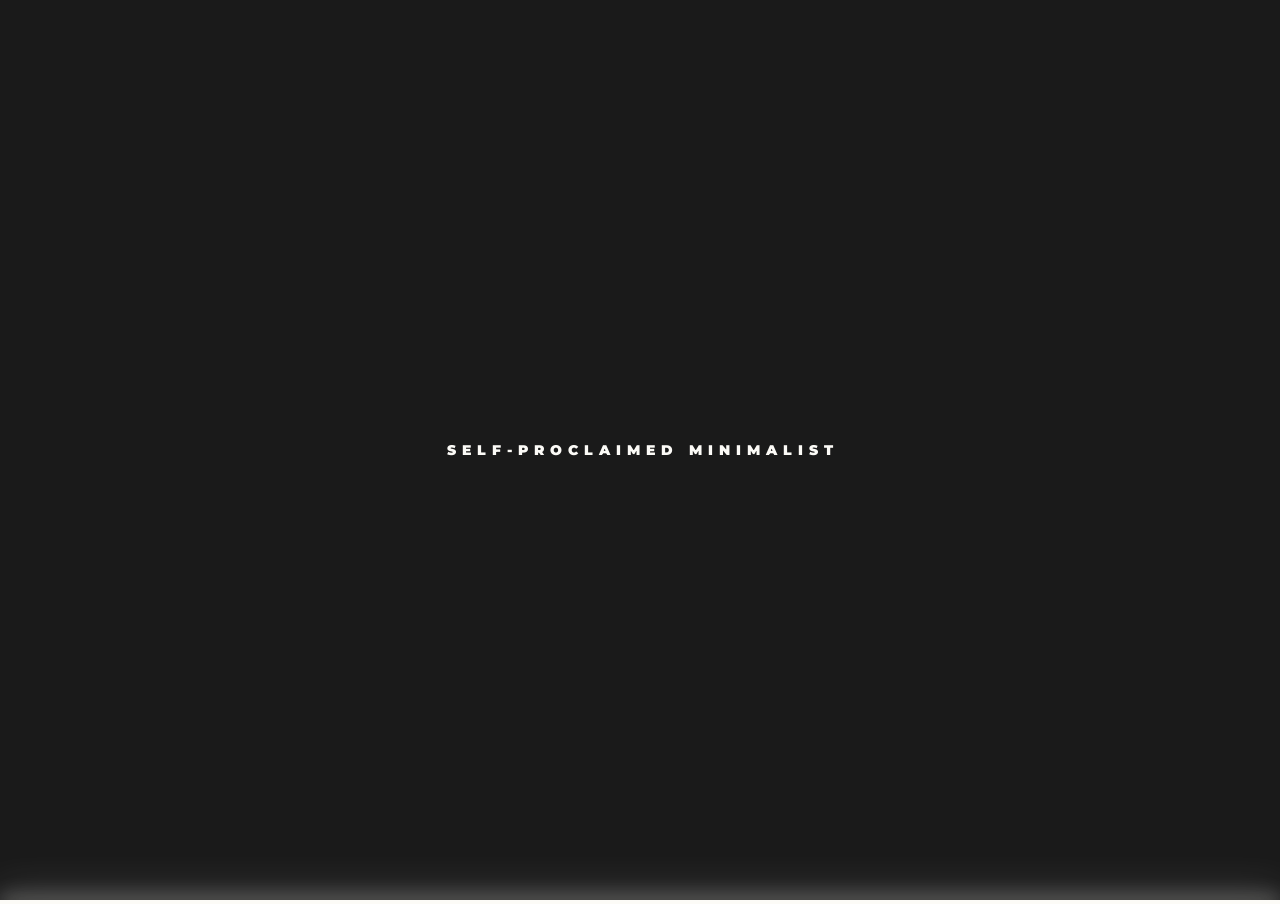
<file: SLIDEMATCH/index.html>
<!DOCTYPE html>
<html lang="ja">
<head>
    <meta charset="UTF-8">
    <meta name="viewport" content="width=device-width, initial-scale=1.0, maximum-scale=1.0, user-scalable=no">
    <title>SLIDE MATCH</title>
    
    <!-- External Fonts -->
    <link rel="preconnect" href="https://fonts.googleapis.com">
    <link rel="preconnect" href="https://fonts.gstatic.com" crossorigin>
    <link href="https://fonts.googleapis.com/css2?family=Montserrat:wght=800;900&family=Noto+Sans+JP:wght=700;900&display=swap" rel="stylesheet">
    
    <!-- Modular Stylesheets -->
    <link rel="stylesheet" href="css/variables.css">
    <link rel="stylesheet" href="css/base.css">
    <link rel="stylesheet" href="css/components.css">
    <link rel="stylesheet" href="css/screens.css">
    <link rel="stylesheet" href="css/board.css">
    <link rel="stylesheet" href="css/cards.css">
    <link rel="stylesheet" href="css/modals.css">
</head>
<body>

    <!-- Splash Screen -->
    <div id="splashScreen" class="screen active">
        <div class="shutter top"></div>
        <div class="shutter bottom"></div>
        <div class="scan-line"></div>
        <div class="splash-text-container">
            <div class="splash-text">Self-proclaimed minimalist</div>
        </div>
    </div>

    <!-- Main Home Screen -->
    <div id="homeScreen" class="screen">
        <div class="home-header" id="homeHeader">
            <button id="modSettingsOpenBtn" onclick="toggleModModal(true)">EX pack</button>
        </div>

        <div class="logo-container" id="logoContainer">
            <h1 class="logo-main">SLIDE<br>MATCH</h1>
            <span class="logo-sub"> pazzle & card </span>
        </div>
<div class="menu-buttons" id="menuButtons">
    <button class="primary" onclick="startGame('CPU')">VS CPU</button>
    <button class="primary" onclick="startGame('PVP')">2 PLAYERS</button>
    <a href="about.html" style="text-decoration: none;">
        <button>HOW TO PLAY / ABOUT</button>
    </a>
    <button onclick="toggleModal(true)">SETTINGS</button>

    <div
        class="home-copyright"
        aria-label="Copyright"
    >
        ©self-proclaimed minimalist
    </div>
</div>
    </div>

    <!-- Active Gameplay Screen -->
    <div id="gameScreen" class="screen">
        <div class="game-layout">
            <div class="game-header">
                <button onclick="backToHome()">LEAVE</button>
                <div class="score-board">
                    <span class="p1-score">P1: <span id="s1">50</span> MOVES / <span id="b1">32</span> BLKS</span>
                    <span class="p2-score"><span id="p2Label">P2</span>: <span id="s2">50</span> MOVES / <span id="b2">32</span> BLKS</span>
                </div>
                <button onclick="toggleModal(true)">MENU</button>
            </div>
            
            <div class="main-play-area" id="mainPlayArea">
                <div class="board-wrapper">
                    <div class="board" id="board"></div>
                    <div id="status"></div>
                </div>

                <div class="side-hands-container" id="sideHandsContainer">
                    <div class="player-field p2-field" id="p2Field">
                        <div class="field-label" id="p2FieldLabel">P2 HAND (MAX 2)</div>
                        <div class="cards-container" id="p2CardsContainer"></div>
                    </div>

                    <div class="player-field p1-field" id="p1Field">
                        <div class="field-label">P1 HAND (MAX 2)</div>
                        <div class="cards-container" id="p1CardsContainer"></div>
                    </div>
                </div>
            </div>
        </div>
    </div>

    <!-- Settings Modal -->
    <div id="settingsModal" class="modal">
        <div class="modal-content">
            <h2 class="modal-title">SETTINGS</h2>
            <div class="settings-group">
                <div class="setting-item">
                    <label class="setting-label">THEME</label>
                    <select id="colorSelect" onchange="changeColorTheme(this.value)">
                        <option value="modern">Soft Classic</option>
                        <option value="forest">Soft Forest</option>
                        <option value="sakura">Sakura</option>
                        <option value="latte">Cafe Latte</option>
                        <option value="dark">Choco Dark</option>
                        <option value="midnight">Midnight</option>
                    </select>
                </div>
                <div class="setting-item">
                    <label class="setting-label">SE TYPE</label>
                    <select id="seSelect" onchange="changeSeType(this.value)">
                        <option value="modern">Modern</option>
                        <option value="retro">Retro</option>
                        <option value="scifi">Sci-Fi</option>
                        <option value="mechanical">Mechanical</option>
                    </select>
                </div>
                <div class="setting-item">
                    <label class="setting-label">VOLUME</label>
                    <input type="range" id="volumeSlider" class="volume-slider" min="0" max="100" value="50" oninput="changeVolume(this.value)">
                </div>
            </div>
            <button class="primary modal-close-btn" onclick="toggleModal(false)">BACK</button>
        </div>
    </div>

    <!-- Expansion Pack Modal -->
    <div id="modSettingsModal" class="modal">
        <div class="modal-content">
            <h2 class="modal-title">Expansion Pack SELECTION</h2>
            <p class="modal-desc">ゲームに追加したいエキスパンションパックを選択してください。</p>
            
            <div class="mod-list">
                <div class="mod-item">
                    <label class="mod-label">NEW CARD PACK (n)</label>
                    <button id="mod_newcard_btn" class="mod-toggle-item" onclick="toggleModPack('newcard')">NEW CARD: OFF</button>
                </div>
                <div class="mod-item">
                    <label class="mod-label">MINIMUM PACK (m)</label>
                    <button id="mod_min_btn" class="mod-toggle-item" onclick="toggleModPack('min')">MIN PACK: OFF</button>
                </div>
                <div class="mod-item">
                    <label class="mod-label">RiNgO PACK (r)</label>
                    <button id="mod_ringo_btn" class="mod-toggle-item" onclick="toggleModPack('ringo')">RiNgO PACK: OFF</button>
                </div>
                <div class="mod-item">
                    <label class="mod-label mod-label-tantal">TANTAL NEW Geams (t)</label>
                    <button id="mod_tantal_btn" class="mod-toggle-item" onclick="toggleModPack('tantal')">TANTAL NEW Geams: OFF</button>
                </div>
            </div>
            
            <button class="primary modal-close-btn" onclick="toggleModModal(false)">SAVE & CLOSE</button>
        </div>
    </div>

    <!-- Game Over Result Modal -->
    <div id="gameResultModal" class="modal">
        <div class="modal-content text-center">
            <h2 class="modal-title">GAME OVER</h2>
            <div id="winMessage" class="win-message"></div>
            <button class="primary" onclick="closeResultAndGoHome()">RETURN TO MENU</button>
        </div>
    </div>

    <!-- Modular Scripts -->
    <script src="js/cardData.js"></script>
    <script src="js/audio.js"></script>
    <script src="js/themes.js"></script>
    <script src="js/board.js"></script>
    <script src="js/cardEffects.js"></script>
    <script src="js/ai.js"></script>
    <script src="js/ui.js"></script>
    <script src="js/game.js"></script>
    <script src="js/main.js"></script>
</body>
</html>
</file>
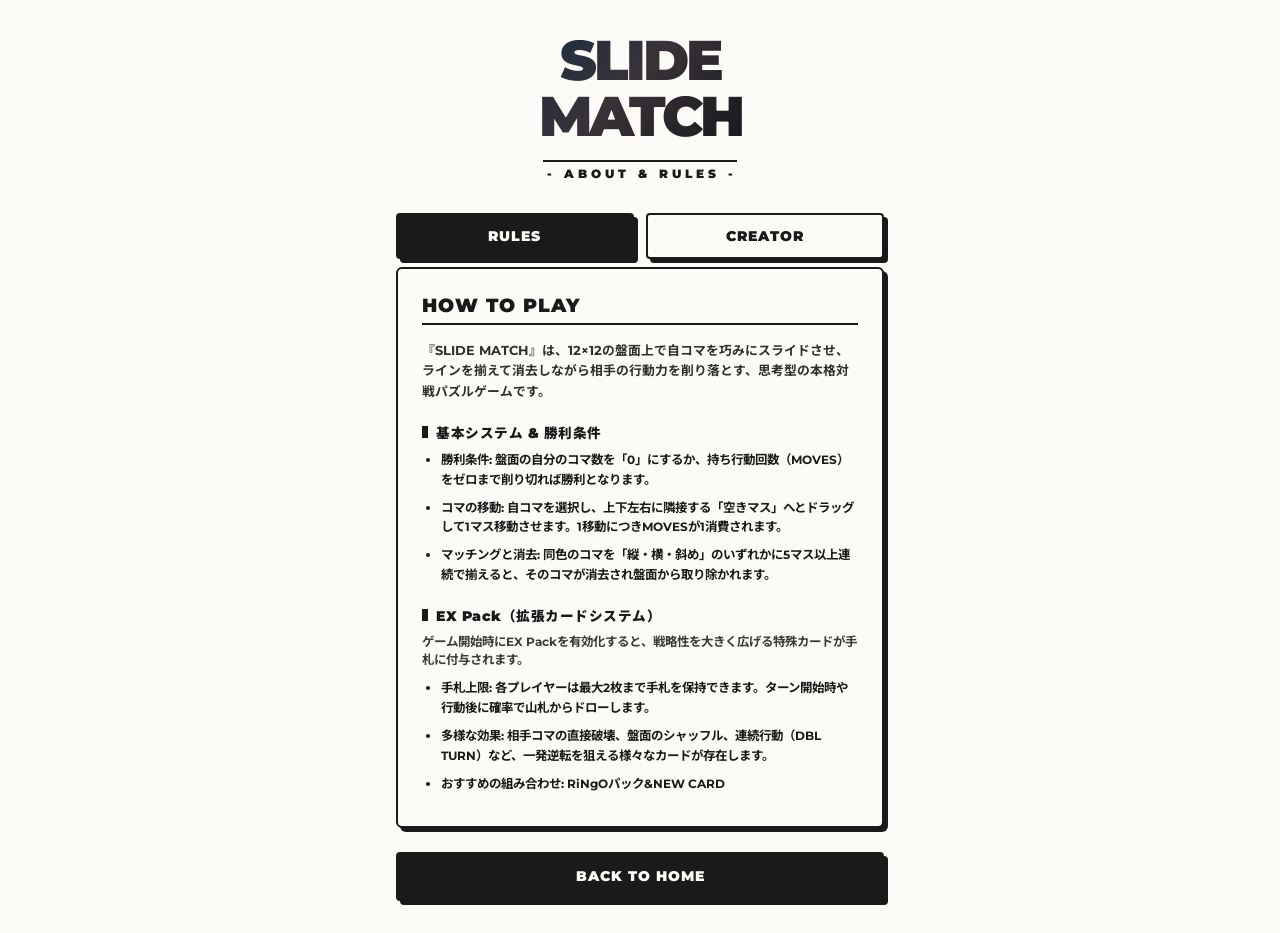
<file: SLIDEMATCH/about.html>
<!DOCTYPE html>
<html lang="ja">
<head>
    <meta charset="UTF-8">
    <meta name="viewport" content="width=device-width, initial-scale=1.0, maximum-scale=1.0, user-scalable=no">
    <title>SLIDE MATCH - About & Rules</title>

    <!-- Google Fonts & 既存スタイルシート -->
    <link rel="preconnect" href="https://fonts.googleapis.com">
    <link rel="preconnect" href="https://fonts.gstatic.com" crossorigin>
    <link href="https://fonts.googleapis.com/css2?family=Montserrat:wght=800;900&family=Noto+Sans+JP:wght=700;900&display=swap" rel="stylesheet">
    <link rel="stylesheet" href="css/variables.css">
    <link rel="stylesheet" href="css/base.css">
    <link rel="stylesheet" href="css/components.css">
    <link rel="stylesheet" href="css/screens.css">
    <link rel="stylesheet" href="css/about.css">
</head>
<body>
    <div class="about-container">
        <!-- ロゴエリア -->
        <header class="logo-container show-instantly">
            <h1 class="logo-main">SLIDE<br>MATCH</h1>
            <span class="logo-sub"> - ABOUT & RULES - </span>
        </header>

        <!-- メニュー切替スイッチ（CSS制御用ラジオボタン） -->
        <input type="radio" id="tab-rules" name="about-tab" class="tab-switch" checked>
        <input type="radio" id="tab-creator" name="about-tab" class="tab-switch">

        <!-- メニューボタン（アクセシビリティに配慮したnav構成） -->
        <nav class="tab-menu" aria-label="コンテンツ切り替え">
            <label for="tab-rules" class="tab-btn">RULES</label>
            <label for="tab-creator" class="tab-btn">CREATOR</label>
        </nav>

        <!-- メインコンテンツ -->
        <main class="about-content">
            <!-- 1. ルール紹介パネル（詳細版） -->
            <section id="panel-rules" class="info-card tab-panel" aria-labelledby="heading-rules">
                <h2 id="heading-rules" class="section-title">HOW TO PLAY</h2>
                <p class="section-lead">
                    『SLIDE MATCH』は、12×12の盤面上で自コマを巧みにスライドさせ、ラインを揃えて消去しながら相手の行動力を削り落とす、思考型の本格対戦パズルゲームです。
                </p>

                <h3 class="sub-title">基本システム & 勝利条件</h3>
                <ul class="rule-list">
                    <li><strong>勝利条件:</strong> 盤面の自分のコマ数を「0」にするか、持ち行動回数（MOVES）をゼロまで削り切れば勝利となります。</li>
                    <li><strong>コマの移動:</strong> 自コマを選択し、上下左右に隣接する「空きマス」へとドラッグして1マス移動させます。1移動につきMOVESが1消費されます。</li>
                    <li><strong>マッチングと消去:</strong> 同色のコマを「縦・横・斜め」のいずれかに5マス以上連続で揃えると、そのコマが消去され盤面から取り除かれます。</li>
                </ul>

                <h3 class="sub-title">EX Pack（拡張カードシステム）</h3>
                <p class="section-text">
                    ゲーム開始時にEX Packを有効化すると、戦略性を大きく広げる特殊カードが手札に付与されます。
                </p>
                <ul class="rule-list">
                    <li><strong>手札上限:</strong> 各プレイヤーは最大2枚まで手札を保持できます。ターン開始時や行動後に確率で山札からドローします。</li>
                    <li><strong>多様な効果:</strong> 相手コマの直接破壊、盤面のシャッフル、連続行動（DBL TURN）など、一発逆転を狙える様々なカードが存在します。</li>
                    <li><strong>おすすめの組み合わせ:</strong> RiNgOパック&NEW CARD</li>
                </ul>
            </section>

            <!-- 2. 製作者紹介パネル（詳細版） -->
            <section id="panel-creator" class="info-card tab-panel" aria-labelledby="heading-creator">
                <h2 id="heading-creator" class="section-title">CREATOR</h2>
                <div class="creator-profile">
                    <p class="creator-name">Self-proclaimed minimalist</p>
                    <p class="creator-tagline">Web / Game Developer & Designer</p>
                    <p class="creator-desc">
                        「無駄を削ぎ落とした美しさと、奥深いゲーム性の融合」をテーマに、Web技術（HTML/CSS/JavaScript）をベースとしたインディーゲームやインタラクティブなWebアプリケーションの企画・開発を行っています。
                    </p>
                    
                    <h3 class="sub-title">開発のこだわり</h3>
                    <p class="creator-desc">
                        デザイン面では、太い輪郭線と強烈なシャドウが特徴的な「ネオブロータリズム（Neo-Brutalism）」のトーンを採用。直感的な操作性と視覚的なインパクトを両立させています。また、外部ライブラリに頼らない軽量で高速なコード設計を重視しています。
                    </p>

                    <h3 class="sub-title">メッセージ</h3>
                    <p class="creator-desc">
                        シンプルながら何度でも遊べるパズル体験を目指して制作しました。各種EX Packの組み合わせによる奥深い戦術をぜひお楽しみください！
                    </p>
                </div>
            </section>

            <!-- ホームに戻るボタン -->
            <a href="index.html" class="button-link">
                <button class="primary">BACK TO HOME</button>
            </a>
        </main>
    </div>
</body>
</html>
</file>
<file: SLIDEMATCH/css/variables.css>
/* Design Tokens & Theme Variables */
:root {
    --bg-color: #fcfbf7;       
    --text-color: #1a1a1a;     
    --board-color: #1a1a1a;    
    --empty-color: #f3f0e8;    
    --target-hover: #e8e3d5;
    --btn-bg: #fcfbf7;
    --btn-text: #1a1a1a;
    
    --p1-color: #4a7bb0;       
    --p2-color: #ce6a6a;       
    
    --corporate-font: "Montserrat", "Noto Sans JP", sans-serif;
    --raw-shadow: 4px 4px 0px #1a1a1a; 
    --card-shadow: 3px 3px 0px #1a1a1a;
}
</file>
<file: SLIDEMATCH/css/base.css>
/* Base Styles & Global Resets */
*, *::before, *::after {
    box-sizing: border-box;
}

body {
    font-family: var(--corporate-font);
    background-color: var(--bg-color);
    color: var(--text-color);
    display: flex;
    flex-direction: column;
    align-items: center;
    justify-content: center;
    min-height: 100vh;
    margin: 0;
    overflow: hidden;
    user-select: none;
    -webkit-user-select: none;
    touch-action: none;
}
</file>
<file: SLIDEMATCH/css/components.css>
/* Reusable Component UI Elements */
button, select {
    font-family: var(--corporate-font);
    padding: 0.9rem 1.2rem;
    border: 2px solid var(--text-color);
    border-radius: 4px; 
    background-color: var(--btn-bg);
    color: var(--btn-text);
    cursor: pointer;
    font-weight: 900;
    font-size: 0.85rem;
    letter-spacing: 1px;
    box-shadow: var(--raw-shadow);
    transition: transform 0.05s, box-shadow 0.05s;
    width: 100%;
    -webkit-appearance: none;
    -moz-appearance: none;
    appearance: none;
}

select {
    background-image: url("data:image/svg+xml;utf8,<svg xmlns='http://www.w3.org/2000/svg' width='24' height='24' viewBox='0 0 24 24' fill='none' stroke='%231a1a1a' stroke-width='3' stroke-linecap='square' stroke-linejoin='miter'><polyline points='6 9 12 15 18 9'></polyline></svg>");
    background-repeat: no-repeat;
    background-position: right 1rem center;
    background-size: 14px;
    padding-right: 2.5rem;
}

button:active, select:active {
    transform: translate(3px, 3px);
    box-shadow: 1px 1px 0px var(--text-color);
}

button.primary {
    background-color: var(--text-color);
    color: var(--bg-color);
}

button.mod-toggle-item {
    background-color: #fcfbf7;
    color: var(--text-color);
    border-color: var(--text-color);
    transition: background-color 0.15s, color 0.15s;
    padding: 0.7rem 1rem;
    font-size: 0.8rem;
}

button.mod-toggle-item.enabled {
    background-color: #ce6a6a;
    color: #fcfbf7;
}

.volume-slider {
    flex: 1;
    accent-color: var(--text-color);
    cursor: pointer;
    height: 8px;
    border: 2px solid var(--text-color);
    background: var(--empty-color);
    -webkit-appearance: none;
}

.volume-slider::-webkit-slider-thumb {
    -webkit-appearance: none;
    background: var(--text-color);
    width: 16px;
    height: 16px;
    border-radius: 0;
}
</file>
<file: SLIDEMATCH/css/screens.css>
/* Full-screen Layouts and Splash Animations */
.screen {
    display: none;
    flex-direction: column;
    align-items: center;
    justify-content: center;
    width: 100%;
    height: 100vh;
    position: absolute;
    top: 0; left: 0;
    padding: 20px;
}
.screen.active { display: flex; }

#splashScreen {
    z-index: 1000;
    background-color: transparent;
    pointer-events: none;
}
#splashScreen.hide-instantly { display: none !important; }

.shutter {
    position: absolute;
    left: 0;
    width: 100%;
    height: 50.5vh;
    background-color: var(--text-color);
    transition: transform 1.2s cubic-bezier(0.85, 0, 0.15, 1);
    z-index: 1005;
}
.shutter.top { top: 0; }
.shutter.bottom { bottom: 0; }

#splashScreen.open-shutter .shutter.top { transform: translateY(-100%); }
#splashScreen.open-shutter .shutter.bottom { transform: translateY(100%); }

.scan-line {
    position: absolute;
    top: 0; left: 0; width: 100%; height: 4px;
    background: var(--bg-color);
    box-shadow: 0 0 20px var(--bg-color), 0 0 40px var(--bg-color);
    z-index: 1020;
    opacity: 0;
    transform: translateY(-10px);
    transition: transform 1.6s cubic-bezier(0.4, 0, 0.2, 1), opacity 0.3s;
}
#splashScreen.scanning .scan-line { opacity: 0.9; transform: translateY(100vh); }

.splash-text-container {
    position: absolute;
    top: 50%; left: 50%;
    transform: translate(-50%, -50%);
    z-index: 1010; text-align: center; width: 100%;
}
.splash-text {
    color: var(--bg-color);
    font-size: 14px; font-weight: 900; text-transform: uppercase;
    letter-spacing: 24px; text-indent: 24px; opacity: 0; filter: blur(15px);
    transition: opacity 1.2s cubic-bezier(0.25, 1, 0.5, 1), 
                filter 1.4s cubic-bezier(0.25, 1, 0.5, 1), 
                letter-spacing 1.8s cubic-bezier(0.25, 1, 0.5, 1);
}
#splashScreen.scanning .splash-text { opacity: 1; filter: blur(0px); letter-spacing: 6px; text-indent: 6px; }
#splashScreen.open-shutter .splash-text { opacity: 0; filter: blur(5px); transform: scale(0.95); transition: opacity 0.4s, filter 0.4s, transform 0.4s; }

.home-header {
    position: absolute;
    top: 20px;
    right: 20px;
    display: flex;
    gap: 0.5rem;
    z-index: 50;
    opacity: 0;
    transition: opacity 0.8s cubic-bezier(0.25, 1, 0.5, 1) 0.3s;
}
.home-header.show { opacity: 1; }
.home-header.show-instantly { opacity: 1 !important; transition: none !important; }
.home-header button {
    padding: 0.5rem 0.8rem;
    font-size: 0.75rem;
    box-shadow: 2px 2px 0px var(--text-color);
    width: auto;
}

.logo-container {
    display: flex; flex-direction: column; align-items: center; margin-bottom: 2rem; text-align: center;
    opacity: 0; transform: translateY(20px);
    transition: opacity 0.8s cubic-bezier(0.25, 1, 0.5, 1), transform 0.8s cubic-bezier(0.25, 1, 0.5, 1);
}
.logo-container.show { opacity: 1; transform: translateY(0); }
.logo-container.show-instantly { opacity: 1 !important; transform: none !important; transition: none !important; }

.logo-main {
    font-size: 3.5rem; font-weight: 900; line-height: 1.0; letter-spacing: -3px; text-transform: uppercase; margin: 0;
    background: linear-gradient(135deg, #1c2d42 0%, #3a3238 45%, #16191c 100%);
    -webkit-background-clip: text; -webkit-text-fill-color: transparent; background-clip: text;
}
.logo-sub {
    display: inline-block; margin-top: 1rem; font-size: 0.75rem; font-weight: 900; letter-spacing: 4px; text-indent: 4px; text-transform: uppercase;
    color: var(--text-color); border-top: 2px solid var(--text-color); padding-top: 4px;
}

.menu-buttons { 
    display: flex; flex-direction: column; gap: 0.8rem; width: 240px; opacity: 0; transform: translateY(20px);
    transition: opacity 0.8s cubic-bezier(0.25, 1, 0.5, 1) 0.2s, transform 0.8s cubic-bezier(0.25, 1, 0.5, 1) 0.2s;
}
.menu-buttons.show { opacity: 1; transform: translateY(0); }
.menu-buttons.show-instantly { opacity: 1 !important; transform: none !important; transition: none !important; }
/* ホーム画面のコピーライト */
.home-copyright {
    margin-top: 18px;
    text-align: center;
    color: rgba(26, 26, 26, 0.45);
    font-size: 0.65rem;
    font-weight: 700;
    letter-spacing: 0.5px;
}
</file>
<file: SLIDEMATCH/css/board.css>
/* Game Board Layout, Drag & Cell Styling */
.game-layout {
    display: flex; flex-direction: column; align-items: center; gap: 0.5rem; width: 95vw; max-width: 960px;
}
.game-header { display: flex; justify-content: space-between; width: 100%; align-items: center; margin-bottom: 0.1rem; }
.game-header button { padding: 0.4rem 0.7rem; font-size: 0.7rem; box-shadow: 2px 2px 0px var(--text-color); width: auto; }

.score-board { display: flex; gap: 1rem; font-weight: 900; font-size: 0.75rem; letter-spacing: 1px; }
.p1-score { color: var(--p1-color); }
.p2-score { color: var(--p2-color); }

.main-play-area {
    display: flex; flex-direction: row; gap: 20px; width: 100%; justify-content: center; align-items: stretch;
}
.main-play-area.no-mods { gap: 0px; }

.board-wrapper {
    flex: 1; max-width: 460px; display: flex; flex-direction: column; gap: 10px;
    order: 2;
}

.board {
    display: grid; grid-template-columns: repeat(12, 1fr); gap: 2px; background-color: var(--board-color); padding: 2px; 
    border: 2px solid var(--text-color); border-radius: 6px; width: 100%; aspect-ratio: 1 / 1; position: relative;
    box-shadow: var(--raw-shadow); background-clip: padding-box;
}

.cell { background-color: var(--empty-color); position: relative; transition: background-color 0.2s, transform 0.2s ease-out; }
.cell.p1 { background-color: var(--p1-color); }
.cell.p2 { background-color: var(--p2-color); }

.cell.matched-vanish { transform: scale(0); background-color: var(--bg-color) !important; transition: transform 0.25s cubic-bezier(0.4, 0, 1, 1), background-color 0.25s; }
.cell.dragging { opacity: 1; transform: scale(1.05); cursor: grabbing; z-index: 100; position: absolute; border: 2px solid var(--text-color); box-shadow: var(--raw-shadow); pointer-events: none; }
.cell.valid-target { background-color: #f7f6f2; }
.cell.valid-target::after { content: ''; position: absolute; top: 35%; left: 35%; width: 30%; height: 30%; background-color: var(--text-color); opacity: 0.15; border-radius: 50%; }
.cell.valid-target.hover { background-color: var(--target-hover); }

.cell.card-selectable { cursor: pointer; animation: pulse-select 1s infinite ease-in-out; border: 2px dashed #ce6a6a; z-index: 10; }
@keyframes pulse-select { 0% { opacity: 1; } 50% { opacity: 0.5; } 100% { opacity: 1; } }

#status { font-weight: 900; font-size: 0.8rem; letter-spacing: 1px; text-transform: uppercase; border: 2px solid var(--text-color); padding: 0.3rem 0.8rem; background-color: var(--btn-bg); box-shadow: 2px 2px 0px var(--text-color); margin-top: 0.1rem; width: 100%; text-align: center; }
</file>
<file: SLIDEMATCH/css/cards.css>
/* Cards and Hands Styling */
.side-hands-container {
    width: 240px; display: flex; flex-direction: column; gap: 12px; justify-content: space-between;
}
.side-hands-container.hide-completely { display: none !important; }

.player-field {
    width: 100%; border: 2px dashed rgba(26, 26, 26, 0.2); border-radius: 6px; padding: 10px;
    display: none; flex-direction: column; background-color: rgba(26, 26, 26, 0.01);
}
.player-field.mod-enabled-field { display: flex; }
.player-field.active-field { border-color: var(--text-color); background-color: rgba(26, 26, 26, 0.03); }

.field-label { font-size: 0.7rem; font-weight: 900; letter-spacing: 1px; text-transform: uppercase; opacity: 0.6; margin-bottom: 8px; border-bottom: 1px solid rgba(26,26,26,0.1); padding-bottom: 4px;}
.player-field.active-field .field-label { opacity: 1; }
.p1-field .field-label { color: var(--p1-color); }
.p2-field .field-label { color: var(--p2-color); }

.p2-field { order: 1; }
.p1-field { order: 3; }

.cards-container { display: flex; flex-direction: column; gap: 8px; max-height: 380px; overflow-y: auto; padding-right: 4px; }

.card {
    width: 100%; border: 2px solid var(--text-color); border-radius: 6px; background-color: var(--btn-bg);
    box-shadow: var(--card-shadow); cursor: pointer; position: relative; display: flex; flex-direction: column;
    justify-content: flex-start; align-items: flex-start; transition: transform 0.1s, box-shadow 0.1s; padding: 8px; min-height: 68px;
}
.card-header-row { display: flex; width: 100%; justify-content: space-between; align-items: center; margin-bottom: 4px; }
.card-inner-text { font-size: 0.8rem; font-weight: 900; text-align: left; line-height: 1.1; word-break: break-all; }
.card-tag { font-size: 0.5rem; font-weight: 900; opacity: 0.5; text-transform: uppercase; border: 1px solid var(--text-color); padding: 1px 4px; border-radius: 2px; }
.card-desc { font-size: 0.6rem; font-weight: 700; line-height: 1.2; opacity: 0.8; text-align: left; pointer-events: none; margin-top: 2px; width: 100%; border-top: 1px dashed rgba(26,26,26,0.15); padding-top: 4px; }

.p2-field .card {
    transform: rotate(180deg);
    box-shadow: -3px -3px 0px var(--text-color);
}
.p2-field .card.active-use {
    transform: rotate(180deg) translateX(4px);
    box-shadow: -4px -4px 0px rgba(26,26,26,0.15);
}

.card.facedown { background-color: var(--text-color); border-color: var(--text-color); cursor: default; justify-content: center; align-items: center; }
.card.facedown .card-header-row, .card.facedown .card-desc { display: none; }
.card.facedown .card-inner-text { color: var(--bg-color); font-size: 1.2rem; text-align: center; width: 100%; }

.card.active-use { background-color: var(--text-color); color: var(--bg-color); transform: translateX(-4px); box-shadow: 4px 4px 0px rgba(26,26,26,0.15); }
.card.active-use .card-tag { border-color: var(--bg-color); color: var(--bg-color); }
.card.active-use .card-desc { border-top-color: rgba(252,251,247,0.3); }
.card.disabled { opacity: 0.3; cursor: not-allowed; }

@media (max-width: 768px) {
    .main-play-area { flex-direction: column; align-items: center; gap: 10px; overflow-y: auto; height: calc(100vh - 100px); }
    .main-play-area.no-mods { gap: 0px; }
    .side-hands-container { width: 100%; max-width: 460px; flex-direction: column; gap: 8px; }
    .player-field { flex: none; width: 100%; }
    .cards-container { flex-direction: row; overflow-x: auto; overflow-y: hidden; max-height: none; padding-right: 0; }
    .card { width: 140px; flex-shrink: 0; min-height: 85px; }
    .p2-field .card { transform: rotate(180deg); }
    .p2-field .card.active-use { transform: rotate(180deg) translateY(4px); }
    .card.active-use { transform: translateY(-4px); }
}
</file>
<file: SLIDEMATCH/css/modals.css>
/* Modals Styling */
.modal { display: none; position: fixed; top: 0; left: 0; width: 100%; height: 100%; background-color: rgba(26,26,26,0.4); justify-content: center; align-items: center; z-index: 200; }
.modal.active { display: flex; }
.modal-content { background-color: var(--bg-color); color: var(--text-color); padding: 1.2rem; border: 2px solid var(--text-color); border-radius: 6px; width: 320px; box-shadow: var(--raw-shadow); max-height: 90vh; overflow-y: auto; }

.modal-title { font-size: 1.1rem; font-weight: 900; margin-bottom: 1rem; letter-spacing: 1px; }
.modal-desc { font-size: 0.65rem; font-weight: 700; opacity: 0.6; margin-top: -0.5rem; margin-bottom: 1.2rem; line-height: 1.3; }

.settings-group { display: flex; flex-direction: column; gap: 1rem; }
.setting-item { display: flex; flex-direction: column; gap: 0.3rem; }
.setting-label { font-weight: 900; font-size: 0.7rem; letter-spacing: 1px; }

.mod-list { display: flex; flex-direction: column; gap: 0.8rem; }
.mod-item { display: flex; flex-direction: column; gap: 0.2rem; }
.mod-label { font-weight: 900; font-size: 0.65rem; letter-spacing: 1px; }
.mod-label-tantal { color: #9b7cd6; }

.modal-close-btn { margin-top: 1.5rem; }
.win-message { margin-bottom: 1.5rem; font-weight: 700; font-size: 1.2rem; }
.text-center { text-align: center; }
</file>
<file: SLIDEMATCH/css/about.css>
/* ==========================================================================
   About/Rules ページレイアウト & タブ切り替えスタイル
   ========================================================================== */


body {
    overflow: auto !important; /* グローバルCSSの overflow: hidden を上書き */
    touch-action: auto !important; /* スマホでのスクロール操作を許可 */
}

.about-container {
    width: 100%;
    max-width: 520px;
    min-height: 100vh;
    padding: 2rem 1rem;
    display: flex;
    flex-direction: column;
    align-items: center;
    justify-content: flex-start; /* 上詰めに変更してスクロールエリアを確保 */
    margin: 0 auto;
}

.about-content {
    width: 100%;
    display: flex;
    flex-direction: column;
    gap: 1.5rem;
}

/* ラジオボタン（非表示） */
.tab-switch {
    display: none;
}

/* タブナビゲーション */
.tab-menu {
    display: flex;
    gap: 0.8rem;
    width: 100%;
    margin-bottom: 0.5rem;
}

.tab-btn {
    flex: 1;
    padding: 0.8rem;
    text-align: center;
    font-weight: 900;
    font-size: 0.85rem;
    letter-spacing: 1px;
    border: 2px solid var(--text-color);
    border-radius: 4px;
    background-color: var(--btn-bg);
    color: var(--btn-text);
    box-shadow: var(--raw-shadow);
    cursor: pointer;
    transition: transform 0.05s, box-shadow 0.05s, background-color 0.15s, color 0.15s;
}

.tab-btn:active {
    transform: translate(3px, 3px);
    box-shadow: 1px 1px 0px var(--text-color);
}

/* アクティブタブの状態表現 */
#tab-rules:checked ~ .tab-menu label[for="tab-rules"],
#tab-creator:checked ~ .tab-menu label[for="tab-creator"] {
    background-color: var(--text-color);
    color: var(--bg-color);
}

/* パネル表示制御 */
.tab-panel {
    display: none;
}

#tab-rules:checked ~ .about-content #panel-rules,
#tab-creator:checked ~ .about-content #panel-creator {
    display: block;
}

/* 情報カード（ネオブロータリズム UI） */
.info-card {
    background-color: var(--bg-color);
    border: 2px solid var(--text-color);
    border-radius: 6px;
    padding: 1.5rem;
    box-shadow: var(--raw-shadow);
}

.section-title {
    font-size: 1.2rem;
    font-weight: 900;
    margin: 0 0 1rem 0;
    border-bottom: 2px solid var(--text-color);
    padding-bottom: 0.4rem;
    letter-spacing: 1px;
}

.sub-title {
    font-size: 0.85rem;
    font-weight: 900;
    margin: 1.2rem 0 0.5rem 0;
    letter-spacing: 0.5px;
    display: flex;
    align-items: center;
}

.sub-title::before {
    content: '';
    display: inline-block;
    width: 6px;
    height: 12px;
    background-color: var(--text-color);
    margin-right: 8px;
}

.section-lead {
    font-size: 0.8rem;
    line-height: 1.6;
    font-weight: 700;
    margin-bottom: 1rem;
    opacity: 0.9;
}

.section-text {
    font-size: 0.78rem;
    line-height: 1.5;
    font-weight: 700;
    margin: 0 0 0.5rem 0;
    opacity: 0.85;
}

.rule-list {
    margin: 0;
    padding-left: 1.2rem;
    font-size: 0.78rem;
    line-height: 1.6;
    font-weight: 700;
}

.rule-list li {
    margin-bottom: 0.5rem;
}

.creator-profile {
    font-size: 0.78rem;
    line-height: 1.6;
    font-weight: 700;
}

.creator-name {
    font-size: 0.95rem;
    font-weight: 900;
    margin: 0 0 0.1rem 0;
}

.creator-tagline {
    font-size: 0.7rem;
    font-weight: 800;
    opacity: 0.6;
    margin: 0 0 1rem 0;
    text-transform: uppercase;
}

.creator-desc {
    margin: 0 0 0.8rem 0;
    opacity: 0.85;
}

.button-link {
    text-decoration: none;
    width: 100%;
}
</file>
